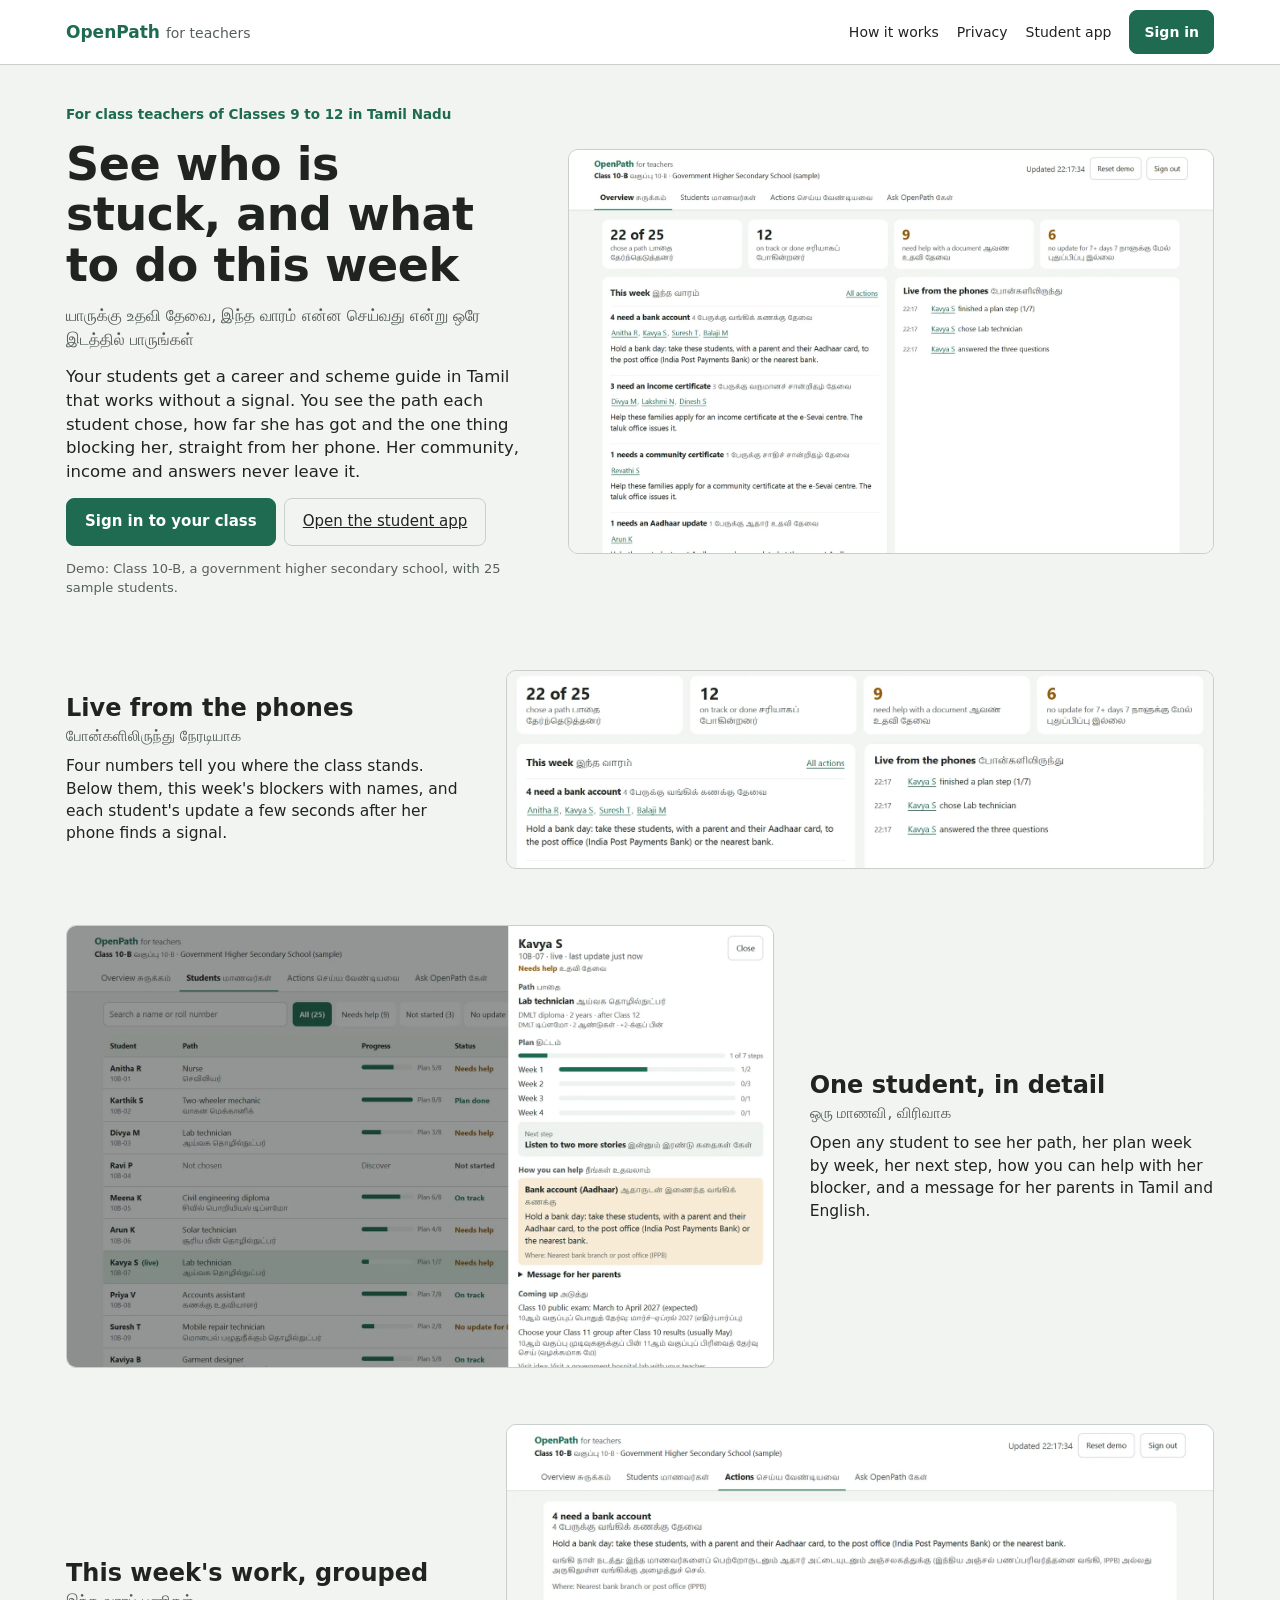
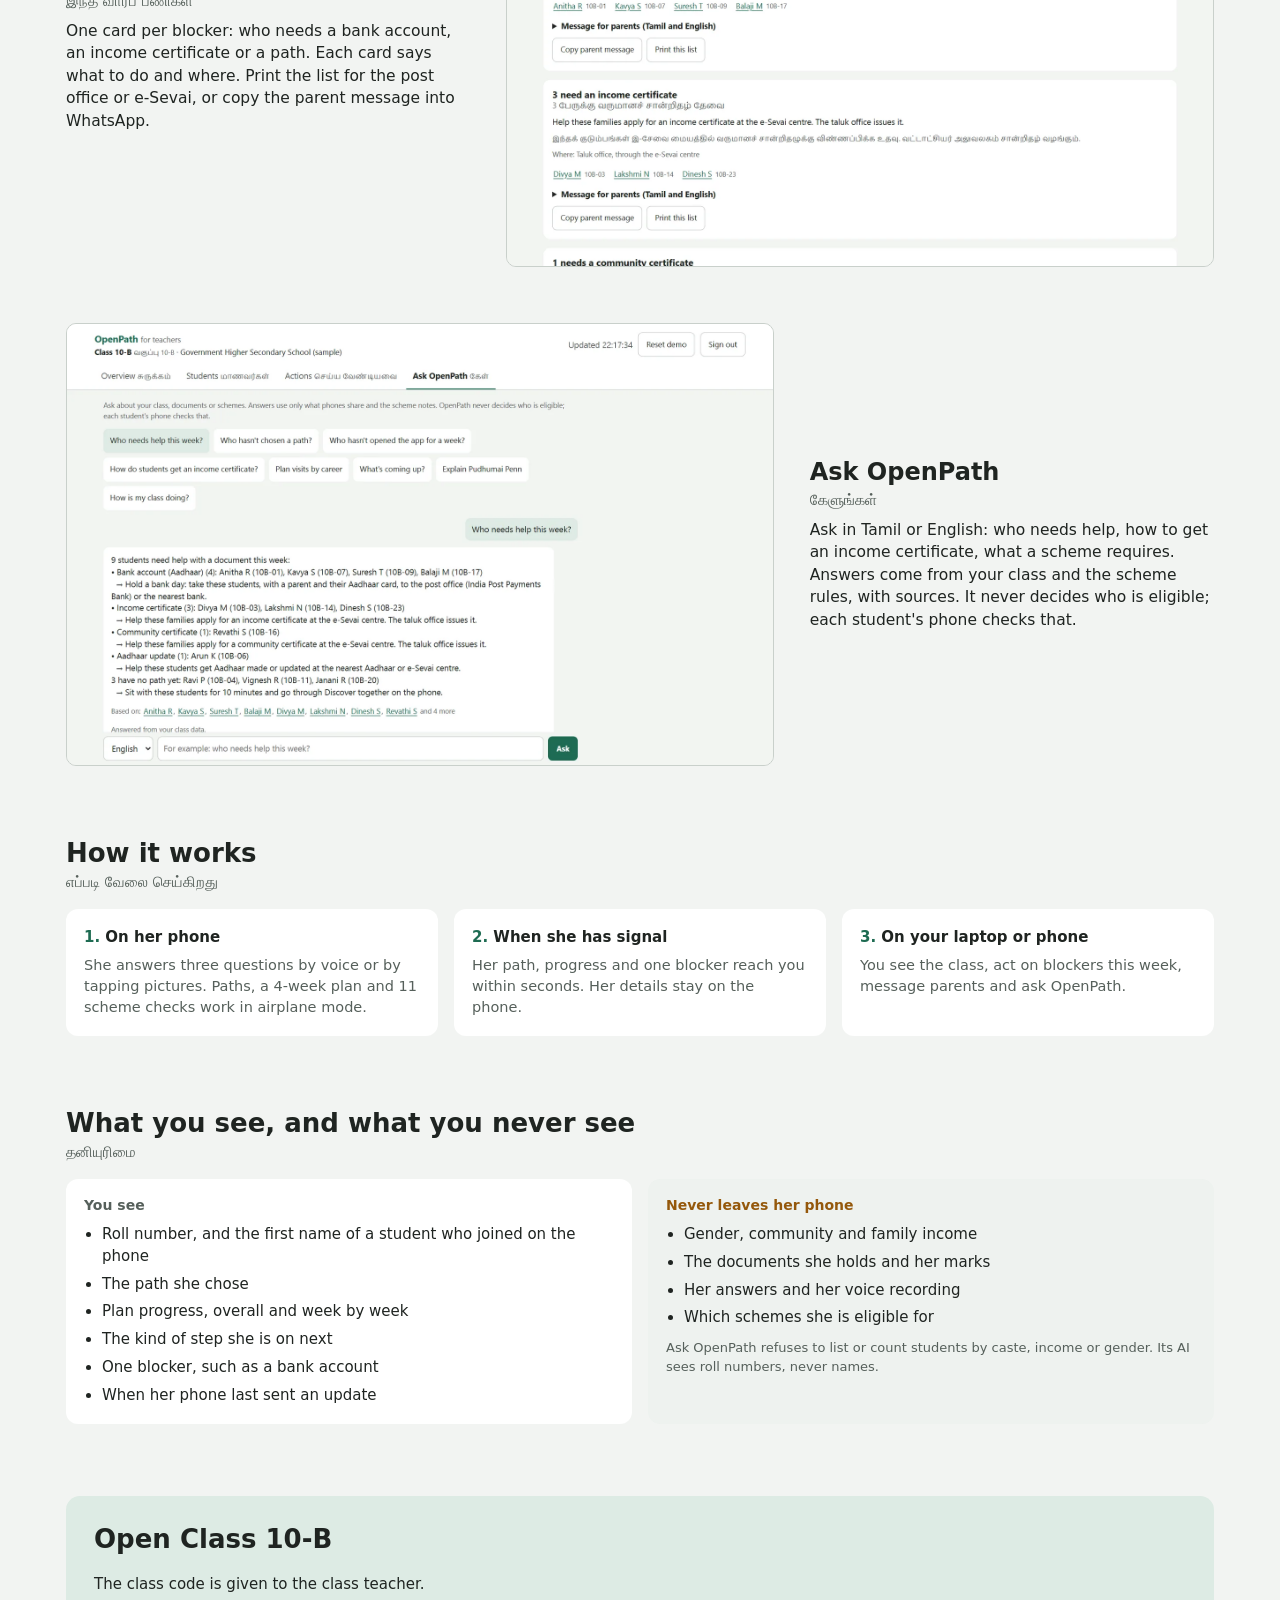
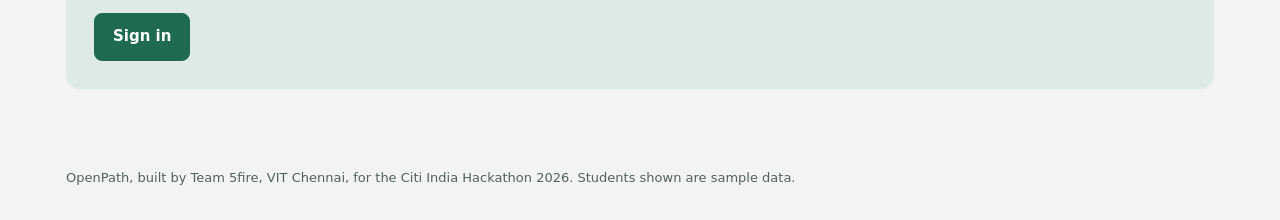
<file: teacher/index.html>
<!doctype html>
<html lang="en">
<head>
<meta charset="utf-8">
<meta name="viewport" content="width=device-width, initial-scale=1">
<title>OpenPath for teachers</title>
<meta name="description" content="Class 10-B: who chose a path, who needs help and what to do this week. Only what students' phones share.">
<meta name="theme-color" content="#1e6b52">
<link rel="icon" href="/icons/icon-192.png" type="image/png">
<link rel="stylesheet" href="teacher.css">
<script src="teacher.js" defer></script>
</head>
<body>

<div id="home" class="home" hidden>
  <header class="hnav">
    <div class="hnav-in">
      <a class="brand" href="/teacher/">OpenPath <span>for teachers</span></a>
      <nav class="hlinks" aria-label="Home page">
        <a href="#how">How it works</a>
        <a href="#privacy">Privacy</a>
        <a href="/" target="_blank" rel="noopener">Student app</a>
        <button class="btn primary" type="button" data-signin>Sign in</button>
      </nav>
    </div>
  </header>

  <main class="hmain">
    <section class="hero">
      <div class="hero-text">
        <p class="kicker">For class teachers of Classes 9 to 12 in Tamil Nadu</p>
        <h1>See who is stuck, and what to do this week</h1>
        <p class="ta-line">யாருக்கு உதவி தேவை, இந்த வாரம் என்ன செய்வது என்று ஒரே இடத்தில் பாருங்கள்</p>
        <p class="lede">Your students get a career and scheme guide in Tamil that works without a signal. You see the path each student chose, how far she has got and the one thing blocking her, straight from her phone. Her community, income and answers never leave it.</p>
        <div class="row">
          <button class="btn primary big" type="button" data-signin>Sign in to your class</button>
          <a class="btn big" href="/" target="_blank" rel="noopener">Open the student app</a>
        </div>
        <p class="note">Demo: Class 10-B, a government higher secondary school, with 25 sample students.</p>
      </div>
      <figure class="shot hero-shot"><img src="img/overview.webp" width="1600" height="1000" alt="The teacher's overview for Class 10-B: 22 of 25 chose a path, 9 need help with a document, this week's blockers with names, and updates arriving live from students' phones."></figure>
    </section>

    <section class="features" aria-label="What you can do">
      <article class="feature">
        <div class="ftext">
          <h2>Live from the phones <span class="ta">போன்களிலிருந்து நேரடியாக</span></h2>
          <p>Four numbers tell you where the class stands. Below them, this week's blockers with names, and each student's update a few seconds after her phone finds a signal.</p>
        </div>
        <figure class="shot"><img src="img/overview-live.webp" width="1600" height="447" loading="lazy" alt="The four figures, this week's bank-account and income-certificate blockers with names, and Kavya S's updates arriving live."></figure>
      </article>
      <article class="feature flip">
        <div class="ftext">
          <h2>One student, in detail <span class="ta">ஒரு மாணவி, விரிவாக</span></h2>
          <p>Open any student to see her path, her plan week by week, her next step, how you can help with her blocker, and a message for her parents in Tamil and English.</p>
        </div>
        <figure class="shot"><img src="img/student.webp" width="1600" height="1000" loading="lazy" alt="Kavya S, Lab technician: plan 1 of 7 steps, next step, and how to help with a bank account."></figure>
      </article>
      <article class="feature">
        <div class="ftext">
          <h2>This week's work, grouped <span class="ta">இந்த வாரப் பணிகள்</span></h2>
          <p>One card per blocker: who needs a bank account, an income certificate or a path. Each card says what to do and where. Print the list for the post office or e-Sevai, or copy the parent message into WhatsApp.</p>
        </div>
        <figure class="shot"><img src="img/actions.webp" width="1600" height="1000" loading="lazy" alt="Action cards: 4 need a bank account, 3 need an income certificate, with steps and a parent message."></figure>
      </article>
      <article class="feature flip">
        <div class="ftext">
          <h2>Ask OpenPath <span class="ta">கேளுங்கள்</span></h2>
          <p>Ask in Tamil or English: who needs help, how to get an income certificate, what a scheme requires. Answers come from your class and the scheme rules, with sources. It never decides who is eligible; each student's phone checks that.</p>
        </div>
        <figure class="shot"><img src="img/ask.webp" width="1600" height="1000" loading="lazy" alt="Ask OpenPath answering who needs help this week, with names and next steps."></figure>
      </article>
    </section>

    <section class="how" id="how" aria-labelledby="h-how">
      <h2 id="h-how">How it works <span class="ta">எப்படி வேலை செய்கிறது</span></h2>
      <ol class="steps">
        <li><b>On her phone</b><span>She answers three questions by voice or by tapping pictures. Paths, a 4-week plan and 11 scheme checks work in airplane mode.</span></li>
        <li><b>When she has signal</b><span>Her path, progress and one blocker reach you within seconds. Her details stay on the phone.</span></li>
        <li><b>On your laptop or phone</b><span>You see the class, act on blockers this week, message parents and ask OpenPath.</span></li>
      </ol>
    </section>

    <section class="privacy" id="privacy" aria-labelledby="h-privacy">
      <h2 id="h-privacy">What you see, and what you never see <span class="ta">தனியுரிமை</span></h2>
      <div class="pcols">
        <div class="pcol">
          <h3>You see</h3>
          <ul>
            <li>Roll number, and the first name of a student who joined on the phone</li>
            <li>The path she chose</li>
            <li>Plan progress, overall and week by week</li>
            <li>The kind of step she is on next</li>
            <li>One blocker, such as a bank account</li>
            <li>When her phone last sent an update</li>
          </ul>
        </div>
        <div class="pcol never">
          <h3>Never leaves her phone</h3>
          <ul>
            <li>Gender, community and family income</li>
            <li>The documents she holds and her marks</li>
            <li>Her answers and her voice recording</li>
            <li>Which schemes she is eligible for</li>
          </ul>
          <p class="note">Ask OpenPath refuses to list or count students by caste, income or gender. Its AI sees roll numbers, never names.</p>
        </div>
      </div>
    </section>

    <section class="cta">
      <h2>Open Class 10-B</h2>
      <p>The class code is given to the class teacher.</p>
      <button class="btn primary big" type="button" data-signin>Sign in</button>
    </section>
  </main>

  <footer class="hfoot">
    <p>OpenPath, built by Team 5fire, VIT Chennai, for the Citi India Hackathon 2026. Students shown are sample data.</p>
  </footer>
</div>

<div id="signinBg" class="modal-bg" hidden></div>
<div id="signin" class="modal" role="dialog" aria-modal="true" aria-labelledby="signinTitle" hidden>
  <form id="signinForm" class="signin-box">
    <div class="modal-head">
      <p class="brand">OpenPath <span>for teachers</span></p>
      <button class="btn quiet" type="button" id="signinClose" aria-label="Close">Close</button>
    </div>
    <h2 id="signinTitle">Class 10-B <span class="ta">வகுப்பு 10-B</span></h2>
    <label class="label" for="code">Class code <span class="ta">வகுப்புக் குறியீடு</span></label>
    <input id="code" class="inp" inputmode="numeric" autocomplete="off" required>
    <p class="warn" id="signinMsg" role="alert" hidden></p>
    <button class="btn primary" type="submit">Open the class</button>
    <p class="note">Only what students' phones share appears inside: progress, the path they chose and one blocker.</p>
  </form>
</div>

<div id="app" hidden>
  <header class="top">
    <div class="top-left">
      <p class="brand">OpenPath <span>for teachers</span></p>
      <p class="cls"><b>Class 10-B</b> <span class="ta">வகுப்பு 10-B</span> · <span id="school">Government Higher Secondary School (sample)</span></p>
    </div>
    <div class="top-right">
      <span id="updated" class="muted" aria-live="polite">Connecting…</span>
      <button class="btn quiet" id="reset" type="button">Reset demo</button>
      <button class="btn quiet" id="signout" type="button">Sign out</button>
    </div>
  </header>
  <p class="notice" id="notice" role="status" hidden></p>

  <nav class="tabs" role="tablist" aria-label="Sections">
    <button role="tab" id="t-overview" data-tab="overview" aria-selected="true">Overview <span class="ta">சுருக்கம்</span></button>
    <button role="tab" id="t-students" data-tab="students" aria-selected="false">Students <span class="ta">மாணவர்கள்</span></button>
    <button role="tab" id="t-actions" data-tab="actions" aria-selected="false">Actions <span class="ta">செய்ய வேண்டியவை</span></button>
    <button role="tab" id="t-ask" data-tab="ask" aria-selected="false">Ask OpenPath <span class="ta">கேள்</span></button>
  </nav>

  <main>
    <section id="v-overview" class="view" role="tabpanel" aria-labelledby="t-overview"></section>

    <section id="v-students" class="view" role="tabpanel" aria-labelledby="t-students" hidden>
      <div class="toolbar">
        <input id="search" class="inp" type="search" placeholder="Search a name or roll number" aria-label="Search students">
        <div class="seg" id="filters" role="group" aria-label="Show"></div>
        <label class="sortlabel">Sort <select id="sort" class="inp">
          <option value="roll">Roll number</option><option value="name">Name</option><option value="progress">Progress</option><option value="active">Last update</option>
        </select></label>
      </div>
      <div id="studentList"></div>
    </section>

    <section id="v-actions" class="view" role="tabpanel" aria-labelledby="t-actions" hidden></section>

    <section id="v-ask" class="view" role="tabpanel" aria-labelledby="t-ask" hidden>
      <div class="ask">
        <p class="note">Ask about your class, documents or schemes. Answers use only what phones share and the scheme notes. OpenPath never decides who is eligible; each student's phone checks that.</p>
        <div class="suggest" id="suggest"></div>
        <div id="chat" class="chat" aria-live="polite"></div>
        <form id="askForm" class="askbar">
          <select id="askLang" class="inp" aria-label="Answer language"><option value="en">English</option><option value="ta">தமிழ்</option></select>
          <input id="askInput" class="inp" maxlength="500" autocomplete="off" placeholder="For example: who needs help this week?" aria-label="Your question">
          <button class="btn primary" type="submit">Ask</button>
        </form>
      </div>
    </section>
  </main>

  <div id="drawerBg" class="drawer-bg" hidden></div>
  <aside id="drawer" class="drawer" role="dialog" aria-modal="true" aria-label="Student" hidden></aside>
</div>
<div id="toast" class="toast" role="status" hidden></div>
</body>
</html>
</file>
<file: teacher/teacher.css>
/* OpenPath for teachers: the student app's tokens and flat look. Plain words for status, no badges or gradients. */
:root{
  --bg:#f2f4f2; --surface:#ffffff; --ink:#1f2421; --muted:#56605b; --line:#c9d0cb; --tint:#eef2ef;
  --green:#1e6b52; --on-green:#ffffff; --green-tint:#ddebe4; --ochre:#94580b; --ochre-tint:#f8ebd6; --no:#7f8682;
  --font-ui:"Noto Sans Tamil","Nirmala UI","Latha","Segoe UI",system-ui,-apple-system,Roboto,Arial,sans-serif;
  --font-mono:ui-monospace,"Cascadia Mono",Consolas,"Courier New",monospace;
}
@media (prefers-color-scheme: dark){
  :root:not([data-theme="light"]){ --bg:#111513; --surface:#191f1c; --ink:#e7ece8; --muted:#a3ada7; --line:#36413b; --tint:#222a26;
    --green:#66bd98; --on-green:#0f1a15; --green-tint:#1d3a2e; --ochre:#e3a556; --ochre-tint:#3a2b16; --no:#838b86; color-scheme:dark }
}
:root[data-theme="dark"]{ --bg:#111513; --surface:#191f1c; --ink:#e7ece8; --muted:#a3ada7; --line:#36413b; --tint:#222a26;
  --green:#66bd98; --on-green:#0f1a15; --green-tint:#1d3a2e; --ochre:#e3a556; --ochre-tint:#3a2b16; --no:#838b86; color-scheme:dark }

[hidden]{display:none!important}
*{box-sizing:border-box}
body{margin:0;background:var(--bg);color:var(--ink);font-family:var(--font-ui);font-size:15px;line-height:1.45}
button{font:inherit;color:inherit;cursor:pointer}
a{color:var(--green)}
:focus-visible{outline:2px solid var(--green);outline-offset:2px}
h1,h2,h3{margin:0;line-height:1.2}
h2{font-size:17px}
h3{font-size:14px;color:var(--muted);font-weight:700}
p{margin:0}
.ta{font-weight:400;color:var(--muted);font-size:.86em}
.muted,.note{color:var(--muted)}
.note{font-size:13px}
.small{font-size:12px;color:var(--muted)}
.warn{color:var(--ochre);font-weight:600}
.label{font-size:13.5px;font-weight:600}
.inp{min-height:44px;padding:8px 10px;border:1px solid var(--line);border-radius:8px;background:var(--surface);color:var(--ink);font:inherit}
.btn{display:inline-flex;align-items:center;justify-content:center;gap:6px;min-height:44px;padding:8px 14px;border-radius:8px;border:1px solid var(--line);background:transparent;color:var(--ink);font-size:14px;white-space:nowrap}
.btn.primary{background:var(--green);border-color:var(--green);color:var(--on-green);font-weight:600}
.btn.link{border:0;padding:0 2px;min-height:32px;color:var(--green);text-decoration:underline;text-underline-offset:3px}

/* home page */
.brand{font-weight:700;color:var(--green);font-size:17px;text-decoration:none}
.brand span{color:var(--muted);font-weight:500;font-size:14px}
.home{display:flex;flex-direction:column;min-height:100vh}
.hnav{position:sticky;top:0;z-index:5;background:var(--surface);border-bottom:1px solid var(--line)}
.hnav-in{max-width:1180px;margin:0 auto;padding:10px 16px;display:flex;align-items:center;justify-content:space-between;gap:12px;flex-wrap:wrap}
.hlinks{display:flex;align-items:center;gap:4px 18px;flex-wrap:wrap}
.hlinks a{color:var(--ink);text-decoration:none;font-size:14px;padding:10px 0}
.hlinks a:hover{color:var(--green);text-decoration:underline;text-underline-offset:3px}
.hmain{max-width:1180px;width:100%;margin:0 auto;padding:40px 16px 64px;display:flex;flex-direction:column;gap:72px}
.hero{display:grid;grid-template-columns:minmax(0,5fr) minmax(0,7fr);gap:40px;align-items:center}
.hero-text{display:flex;flex-direction:column;gap:14px}
.kicker{font-size:13.5px;color:var(--green);font-weight:600}
.hero h1{font-size:clamp(30px,4.2vw,46px);line-height:1.1;letter-spacing:-.01em;text-wrap:balance}
.ta-line{color:var(--muted);font-size:16px}
.lede{font-size:16.5px;max-width:58ch}
.btn.big{min-height:48px;padding:10px 18px;font-size:15px}
.shot{margin:0;border:1px solid var(--line);border-radius:10px;overflow:hidden;background:var(--surface)}
.shot img{display:block;width:100%;height:auto}
.features{display:flex;flex-direction:column;gap:56px}
.feature{display:grid;grid-template-columns:minmax(0,4fr) minmax(0,7fr);gap:36px;align-items:center}
.feature.flip{grid-template-columns:minmax(0,7fr) minmax(0,4fr)}
.feature.flip .ftext{order:2}
.ftext{display:flex;flex-direction:column;gap:10px}
.ftext h2{font-size:24px;text-wrap:balance}
.ftext h2 .ta{display:block;font-size:15px;margin-top:4px}
.ftext p{font-size:15.5px;max-width:52ch}
.how,.privacy,.cta{display:flex;flex-direction:column;gap:18px}
.how h2,.privacy h2,.cta h2{font-size:26px}
.how h2 .ta,.privacy h2 .ta{display:block;font-size:15px;margin-top:4px}
.steps{list-style:none;margin:0;padding:0;display:grid;grid-template-columns:repeat(3,minmax(0,1fr));gap:16px;counter-reset:step}
.steps li{background:var(--surface);border-radius:12px;padding:18px;display:flex;flex-direction:column;gap:6px;counter-increment:step}
.steps li b::before{content:counter(step) ". ";color:var(--green)}
.steps li span{color:var(--muted);font-size:14.5px}
.pcols{display:grid;grid-template-columns:repeat(2,minmax(0,1fr));gap:16px}
.pcol{background:var(--surface);border-radius:12px;padding:18px;display:flex;flex-direction:column;gap:10px}
.pcol ul{margin:0;padding-left:18px;display:flex;flex-direction:column;gap:6px}
.pcol.never{background:var(--tint)}
.pcol.never h3{color:var(--ochre)}
.cta{background:var(--green-tint);border-radius:14px;padding:28px;align-items:flex-start}
.hfoot{max-width:1180px;width:100%;margin:0 auto;padding:16px 16px 32px;color:var(--muted);font-size:13px}
@media (max-width:900px){
  .hero,.feature,.feature.flip{grid-template-columns:minmax(0,1fr);gap:20px}
  .feature.flip .ftext{order:0}
  .steps,.pcols{grid-template-columns:minmax(0,1fr)}
  .hmain{gap:52px;padding-top:28px}
}

/* sign-in dialog */
.modal-bg{position:fixed;inset:0;background:rgba(15,20,18,.5);z-index:40}
.modal{position:fixed;inset:0;z-index:41;display:grid;place-items:center;padding:16px;pointer-events:none}
.modal .signin-box{pointer-events:auto}
.signin-box{width:100%;max-width:420px;background:var(--surface);border-radius:12px;padding:22px;display:flex;flex-direction:column;gap:12px}
.signin-box h2{font-size:24px}
.modal-head{display:flex;justify-content:space-between;align-items:center;gap:8px}

/* frame */
.top{display:flex;flex-wrap:wrap;justify-content:space-between;align-items:center;gap:8px 16px;padding:14px max(16px,calc((100vw - 1180px)/2)) 10px;background:var(--surface)}
.top-left{display:flex;flex-direction:column;gap:2px}
.cls{font-size:14px}
.top-right{display:flex;align-items:center;gap:10px;flex-wrap:wrap}
.notice{margin:0;padding:10px max(16px,calc((100vw - 1180px)/2));background:var(--ochre-tint);font-size:13px}
.tabs{display:flex;gap:4px;overflow-x:auto;padding:0 max(16px,calc((100vw - 1180px)/2));background:var(--surface);border-bottom:1px solid var(--line)}
.tabs button{border:0;background:none;padding:12px 12px;min-height:48px;border-bottom:2px solid transparent;color:var(--muted);white-space:nowrap}
.tabs button[aria-selected="true"]{color:var(--ink);font-weight:700;border-bottom-color:var(--green)}
main{max-width:1180px;margin:0 auto;padding:18px 16px 48px}
.view{display:flex;flex-direction:column;gap:16px}
.box{background:var(--surface);border-radius:12px;padding:16px;display:flex;flex-direction:column;gap:10px;min-width:0}
.box-head{display:flex;justify-content:space-between;align-items:baseline;gap:8px}
.grid2{display:grid;grid-template-columns:repeat(2,minmax(0,1fr));gap:16px}
@media (max-width:900px){.grid2{grid-template-columns:minmax(0,1fr)}}

/* overview */
.figs{display:grid;grid-template-columns:repeat(4,minmax(0,1fr));gap:12px}
@media (max-width:760px){.figs{grid-template-columns:repeat(2,minmax(0,1fr))}}
.fig{background:var(--surface);border-radius:12px;padding:14px 16px;display:flex;flex-direction:column;gap:2px}
.fig b{font-size:28px;line-height:1.1;font-variant-numeric:tabular-nums}
.fig span{font-size:13px;color:var(--muted)}
.fig.alert b{color:var(--ochre)}
.tb{display:block}
.group{display:flex;flex-direction:column;gap:4px;padding:10px 0;border-top:1px solid var(--tint)}
.group:first-of-type{border-top:0;padding-top:0}
.group .who{font-size:13px;color:var(--muted)}
.feed{list-style:none;margin:0;padding:0;display:flex;flex-direction:column;gap:8px}
.feed li{display:flex;gap:10px;align-items:baseline;font-size:14px}
.feed time{font-variant-numeric:tabular-nums;color:var(--muted);font-size:12px;min-width:44px}
.bars{list-style:none;margin:0;padding:0;display:flex;flex-direction:column;gap:8px}
.bars li{display:grid;grid-template-columns:minmax(0,180px) minmax(0,1fr) 28px;gap:10px;align-items:center;font-size:14px}
.barline{height:8px;border-radius:4px;background:var(--tint);overflow:hidden}
.barline i{display:block;height:100%;background:var(--green)}
.dl{list-style:none;margin:0;padding:0;display:flex;flex-direction:column;gap:8px;font-size:14px}
.dl li{display:flex;justify-content:space-between;gap:12px}
.dl li > span:last-child:not(:first-child){color:var(--muted);white-space:nowrap}
.cols{display:grid;grid-template-columns:repeat(auto-fit,minmax(280px,1fr));gap:16px}
pre{margin:0;font-family:var(--font-mono);font-size:12.5px;line-height:1.5;background:var(--tint);padding:10px 12px;border-radius:8px;overflow-x:auto;white-space:pre-wrap}
details summary{cursor:pointer;font-weight:700}

/* students */
.toolbar{display:flex;flex-wrap:wrap;gap:10px;align-items:center}
.toolbar #search{flex:1 1 240px}
.seg{display:flex;flex-wrap:wrap;gap:6px}
.seg button{min-height:44px;padding:6px 12px;border:0;border-radius:8px;background:var(--surface);font-size:13.5px}
.seg button[aria-pressed="true"]{background:var(--green);color:var(--on-green);font-weight:600}
.sortlabel{display:flex;align-items:center;gap:6px;font-size:13px;color:var(--muted)}
.tbl{background:var(--surface);border-radius:12px;overflow:hidden}
table{width:100%;border-collapse:collapse;font-size:14px}
th,td{text-align:left;padding:10px 12px;border-bottom:1px solid var(--line);vertical-align:top}
th{background:var(--tint);font-weight:700;white-space:nowrap;font-size:13px}
tbody tr{cursor:pointer}
tbody tr:hover td{background:var(--tint)}
tr:last-child td{border-bottom:0}
td .ta{display:block;font-size:12px}
tr.live td{background:var(--green-tint);transition:background-color 1.2s ease-out}
tr.live.flash td{background:var(--ochre-tint);transition:none}
@media (prefers-reduced-motion: reduce){ tr.live td{transition:none} }
.tag-live{font-weight:600;color:var(--green);margin-left:6px;font-size:13px}
.tag-new{font-weight:600;color:var(--ochre);margin-left:6px;font-size:13px}
.prog{display:flex;align-items:center;gap:8px;min-width:120px}
.prog .barline{flex:1}
.st{font-weight:700;font-size:13.5px}
.st-on_track,.st-done{color:var(--green)}
.st-needs_help,.st-inactive{color:var(--ochre)}
.st-not_started{color:var(--muted)}
td.blk{color:var(--ochre);font-weight:600}
td.time{white-space:nowrap;color:var(--muted)}
.empty{padding:24px;text-align:center;color:var(--muted)}
@media (max-width:760px){
  table,thead,tbody,tr,td{display:block}
  thead{display:none}
  tbody tr{display:grid;grid-template-columns:1fr auto;gap:2px 10px;padding:12px;border-bottom:1px solid var(--line)}
  tbody td{border:0;padding:0}
  td.c-path{grid-column:1 / -1}
  td.c-prog{grid-column:1 / -1}
}

/* drawer */
.drawer-bg{position:fixed;inset:0;background:rgba(15,20,18,.45);z-index:20}
.drawer{position:fixed;top:0;right:0;bottom:0;width:min(480px,100vw);background:var(--surface);z-index:21;overflow-y:auto;padding:18px 18px 40px;display:flex;flex-direction:column;gap:16px}
.drawer header{display:flex;justify-content:space-between;align-items:flex-start;gap:10px}
.drawer h2{font-size:22px}
.drawer section{display:flex;flex-direction:column;gap:6px}
.weeks{list-style:none;margin:0;padding:0;display:flex;flex-direction:column;gap:6px}
.weeks li{display:grid;grid-template-columns:64px minmax(0,1fr) 40px;gap:10px;align-items:center;font-size:14px}
.next{background:var(--tint);border-radius:8px;padding:10px 12px}
.help{background:var(--ochre-tint);border-radius:8px;padding:10px 12px;display:flex;flex-direction:column;gap:6px}
.hist{list-style:none;margin:0;padding:0;display:flex;flex-direction:column;gap:6px;font-size:14px}
.hist time{color:var(--muted);font-size:12px;margin-right:8px}
.shares{margin:0;padding-left:18px;font-size:14px}

/* actions */
.action h2 .ta{display:block;margin-top:2px}
.names{list-style:none;margin:0;padding:0;display:flex;flex-wrap:wrap;gap:6px 14px}
.row{display:flex;gap:8px;flex-wrap:wrap;align-items:center}

/* ask */
.ask{display:flex;flex-direction:column;gap:14px;max-width:860px}
.suggest{display:flex;flex-wrap:wrap;gap:8px}
.suggest button{min-height:44px;padding:8px 12px;border:0;border-radius:8px;background:var(--surface);font-size:14px;text-align:left}
.suggest button:hover{background:var(--green-tint)}
.a .suggest button{background:var(--tint)}
.chat{display:flex;flex-direction:column;gap:12px}
.q{align-self:flex-end;max-width:85%;background:var(--green-tint);border-radius:10px;padding:10px 12px}
.a{align-self:flex-start;max-width:95%;background:var(--surface);border-radius:10px;padding:12px 14px;display:flex;flex-direction:column;gap:8px}
.a .text{white-space:pre-wrap}
.a .meta{font-size:12.5px;color:var(--muted)}
.askbar{display:flex;gap:8px;position:sticky;bottom:0;background:var(--bg);padding:8px 0}
.askbar #askInput{flex:1;min-width:0}
@media (max-width:520px){.askbar{flex-wrap:wrap}.askbar #askLang{flex:0 0 auto}}

.toast{position:fixed;left:50%;bottom:24px;transform:translateX(-50%);background:var(--ink);color:var(--bg);padding:10px 14px;border-radius:10px;font-size:13px;z-index:30;max-width:min(92vw,440px)}

@media print{
  body.printing *{visibility:hidden}
  body.printing .print-me, body.printing .print-me *{visibility:visible}
  body.printing .print-me{position:absolute;left:0;top:0;width:100%}
  body.printing .print-me button, body.printing .print-me details{display:none}
}
</file>
